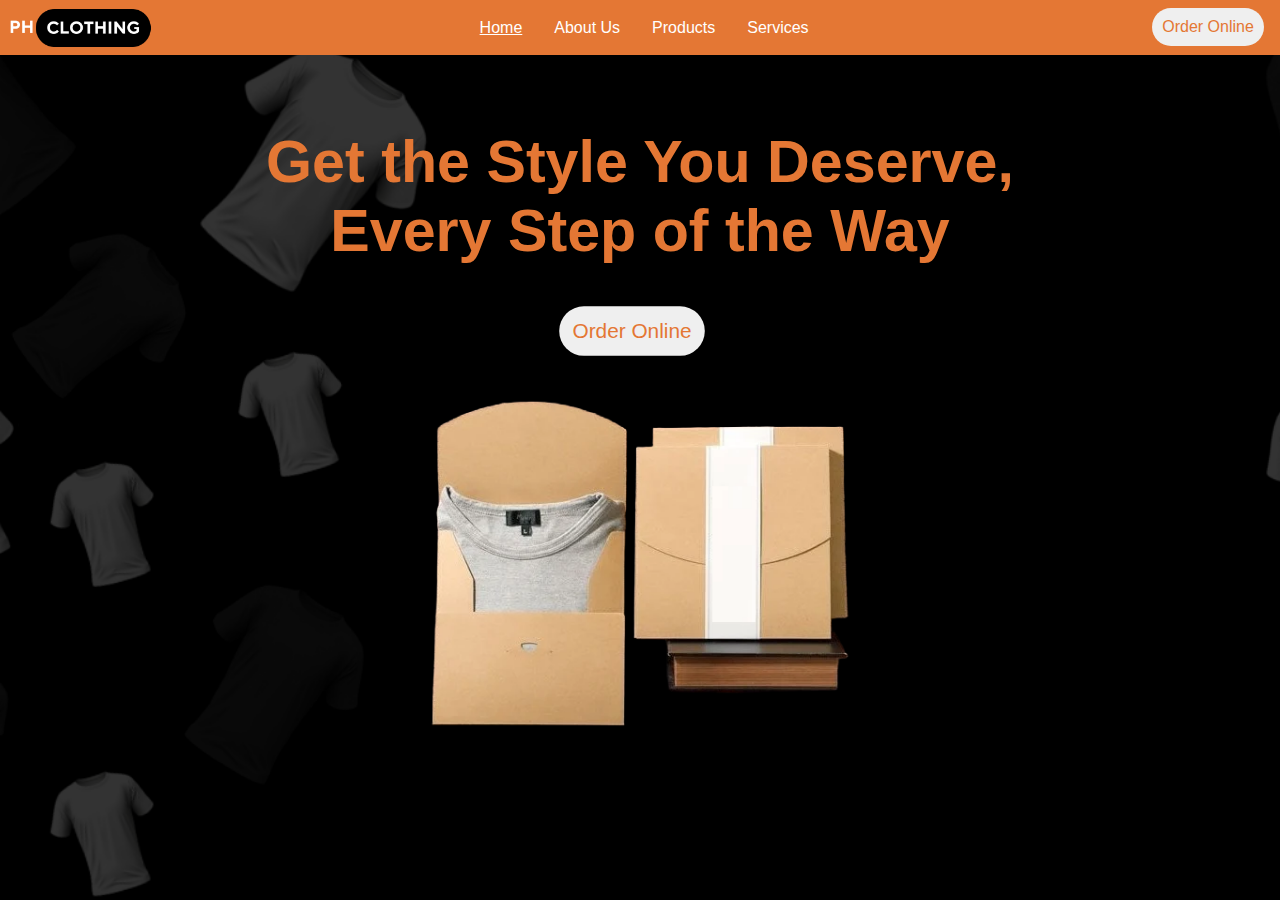
<file: index.html>
<!DOCTYPE html>
<html lang="en">
<head>
    <meta charset="UTF-8">
    <meta name="viewport" content="width=device-width, initial-scale=1.0">
    <title>PH CLOTHING</title>
    <link rel="stylesheet" href="styles.css">
    <script src="./script.js"></script>
</head>
<body class="index">
    <nav id="menuDrop">
        <button class="Menu Close"  onclick="showMenu()"><img src="./Images/close.png" width="35px"></button>
        <br>
        <section class="Nav"> 
            <a href="index.html"><u>Home</u></a><br>
            <a href="about.html">About Us</a><br>
            <a href="Products.html">Products</a><br>
            <a href="services.html">Services</a>
        </section>
    </nav>
    <nav>
        <div style="margin-top: -.2rem;">
            <button class="Menu hover" onclick="showMenu()"><img src="./Images/Menu.png" width="35px"></button>
            <a href="index.html" id="Logo"><img src="./Images/Logo/webLogo.png" alt="Logo"></a>
        </div>
        <ul>
            <li class="hover"><a href="index.html"><u>Home</u></a></li>
            <li class="hover"><a href="about.html">About Us</a></li>
            <li class="hover"><a href="Products.html">Products</a></li>
            <li class="hover"><a href="services.html">Services</a></li>
        </ul>
        <button id="shopBtn" class="hover" onclick="buyOnline()">Order Online</button>
    </nav>
    <div class="mainCont">
        <h1>Get the Style You Deserve, <br />Every Step of the Way</h1>
        <button id="shopBtn" class="enlarge" onclick="buyOnline()">Order Online</button>
        <img src="/Images/Home/Slogan.png" alt="Slogan" class="slogImg" />
    </div>
</body>
</html>
</file>
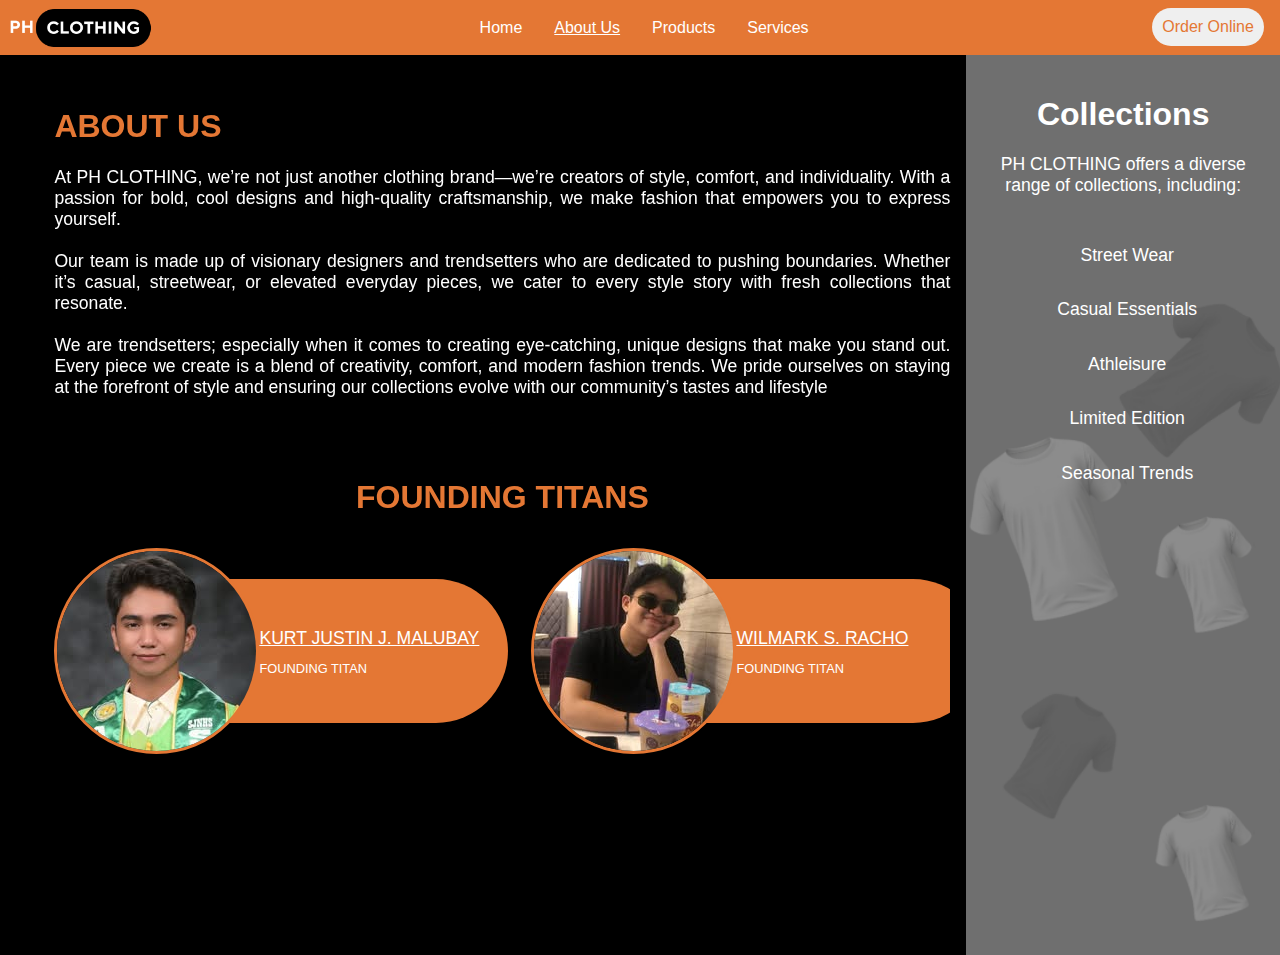
<file: about.html>
<!DOCTYPE html>
<html lang="en">
<head>
    <meta charset="UTF-8">
    <meta name="viewport" content="width=device-width, initial-scale=1.0">
    <title>PH CLOTHING</title>
    <link rel="stylesheet" href="styles.css">
    <script src="./script.js"></script>
    <link rel="icon" href="Images/Logo/PH.png" type="image/png">
</head>
<body>
    <nav id="menuDrop">
        <button class="Menu Close"  onclick="showMenu()"><img src="./Images/close.png" width="35px" alt="close menu""></button>
        <br>
        <section class="Nav"> 
            <a href="index.html">Home</a><br>
            <a href="about.html"><u>About Us</u></a><br>
            <a href="Products.html">Products</a><br>
            <a href="services.html">Services</a>
        </section>
    </nav>
    <nav>
        <div style="margin-top: -.2rem;">
            <button class="Menu hover" onclick="showMenu()"><img src="./Images/Menu.png" width="35px" alt="open menu"></button>
            <a href="index.html" id="Logo"><img src="./Images/Logo/webLogo.png" alt="PH CLOTHING logo"></a>
        </div>
        <ul>
            <li class="hover"><a href="index.html">Home</a></li>
            <li class="hover"><a href="about.html"><u>About Us</u></a></li>
            <li class="hover"><a href="Products.html">Products</a></li>
            <li class="hover"><a href="services.html">Services</a></li>
        </ul>
        <button id="shopBtn" class="hover" onclick="buyOnline()">Order Online</button>
    </nav>
    <div class="bottomContent">
        <div class="leftCont">
          <h1>ABOUT US</h1>
          <p>
            At PH CLOTHING, we’re not just another clothing brand—we’re creators of style, comfort, and individuality. With a passion for bold, cool designs and high-quality craftsmanship, we make fashion that empowers you to express yourself.
            <br /><br />
            Our team is made up of visionary designers and trendsetters who are dedicated to pushing boundaries. Whether it’s casual, streetwear, or elevated everyday pieces, we cater to every style story with fresh collections that resonate.
            <br /><br />We are trendsetters; especially when it comes to creating eye-catching, unique designs that make you stand out. Every piece we create is a blend of creativity, comfort, and modern fashion trends. We pride ourselves on staying
            at the forefront of style and ensuring our collections evolve with our community’s tastes and lifestyle
          </p>
          <br><br>
          <h1 style="text-align: center">FOUNDING TITANS</h1>
          <div class="foundingTitans">
            <div class="profile">
              <img src="./Images/About/prof1.jpg" alt="Photo of Kurt Justin J. Malubay"/>
              <div class="backDrop">
                <p><u>KURT JUSTIN J. MALUBAY</u></p>
                <p style="font-size: 0.8rem">FOUNDING TITAN</p>
              </div>
            </div>
            <div class="profile">
              <img src="./Images/About/prof2.jpg" alt="Photo of Wilmark Racho"/>
              <div class="backDrop">
                <p><u>WILMARK S. RACHO</u></p>
                <p style="font-size: 0.8rem">FOUNDING TITAN</p>
              </div>
            </div>
          </div>
        </div>
        <div class="rightCont">
          <h1>Collections</h1>
          <p style="text-align: center">PH CLOTHING offers a diverse range of collections, including:</p>
          <ul>
            <li>Street Wear</li>
            <li>Casual Essentials</li>
            <li>Athleisure</li>
            <li>Limited Edition</li>
            <li>Seasonal Trends</li>
          </ul>
        </div>
      </div>
</body>
</html>
</file>
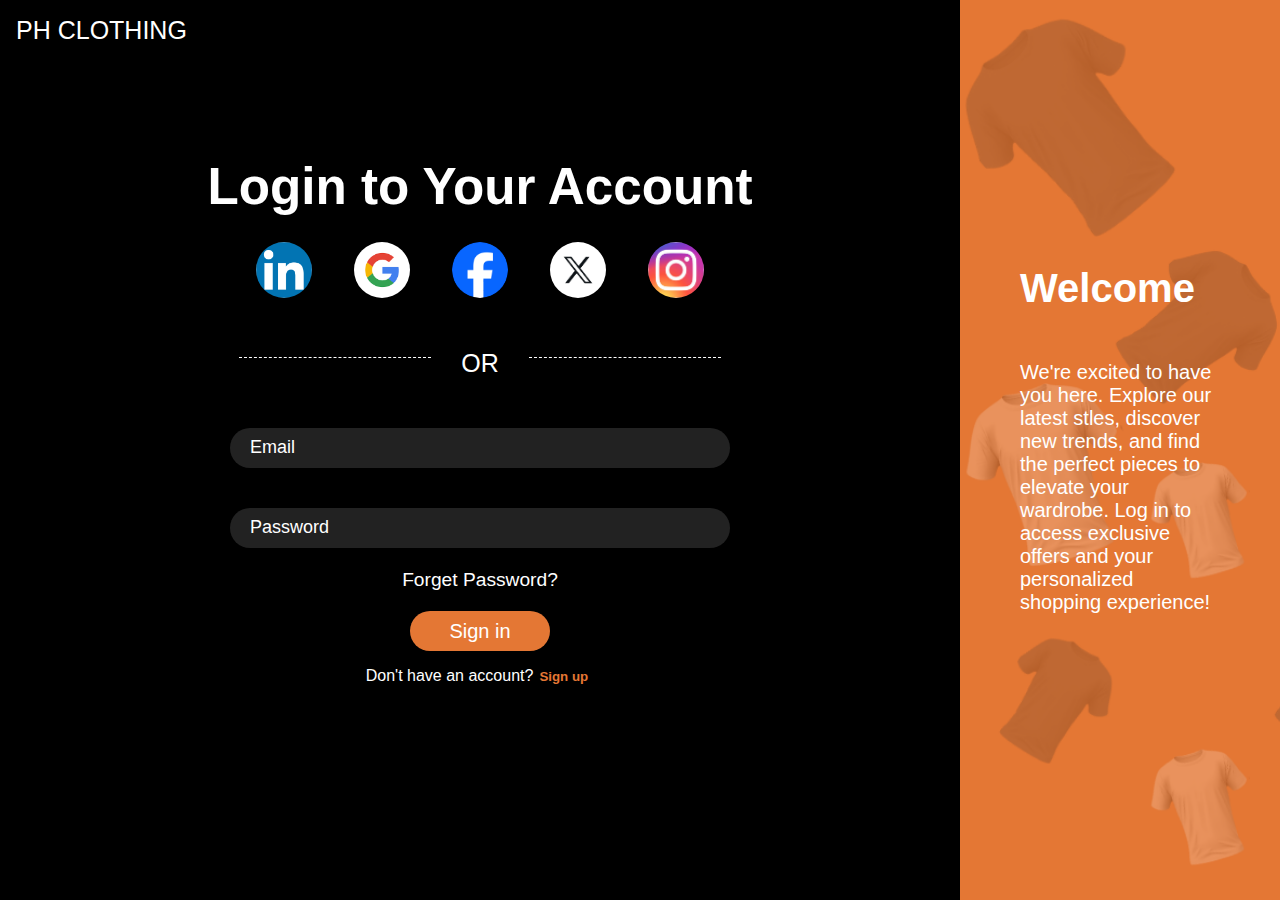
<file: login.html>
<html>
    <head>
        <link rel="stylesheet" href="styles.css">
        <title>PH CLOTHING</title>
        <script src="script.js"></script>
        <link rel="icon" href="Images/Logo/PH.png" type="image/png">
    </head>
    <body>
        <div class="heroL">
            <section class="parent-left">
                    <div>
                        <div class="parent-logo">
                            <div class="font-logo" style="margin: 1rem;">PH CLOTHING</div>
                        </div>
                        
                    </div>
                <div class="login">
                    <div class="login-text"><h1>Login to Your Account</h1></div>
                </div>
                <div class="login-image">
                    <button onclick="functionality()" style="border: none; background: transparent;">
                        <div class="hover"><img src="Images/linkedIn.png" class="image-login-size"></div>
                      </button>
                      <button onclick="functionality()" style="border: none; background: transparent;">
                        <div class="hover"><img src="Images/google.png" class="image-login-size"></div>
                      </button>
                      <button onclick="functionality()" style="border: none; background: transparent;">
                        <div class="hover"><img src="Images/fb.png" class="image-login-size"></div>
                      </button>
                      <button onclick="functionality()" style="border: none; background: transparent;">
                        <div class="hover"><img src="Images/x.png" class="image-login-size"></div>
                      </button>
                      <button onclick="functionality()" style="border: none; background: transparent;">
                        <div class="hover"><img src="Images/ig.jfif" class="image-login-size"></div>
                      </button>
                      
                </div>
                <div class="or">
                    <hr class="line">
                    <div class="or-font">OR</div>
                    <hr class="line">
                </div>
                <div class="login-input">
                    <div><input type="text" placeholder="Email" class="login-type" id="email"></div>
                    <div><input type="password" placeholder="Password" class="login-type" id="password"></div>
                </div>
                <div class="forget">
                    <button style="background-color: transparent; border: none; color: white; font-size: 1.2rem; margin-bottom: 1.2rem;" class="hover" onclick="functionality()">Forget Password?</button>
                </div>
                <div class="sign-in">
                    <button class="button hover" onclick="loginPage()">Sign in</button>
                    <p class="paragraph">Don't have an account?<button class="orange" style="background-color: transparent; border: none;" onclick="functionality()"><b>Sign up</b></button></a></b></p>
                </div>
            </section>
            <section class="parent-right">
                <div class="right-side">
                    <b class="welcome">Welcome</b>
                    <p class="right-text">We're excited to have you here. Explore our latest stles, 
                        discover new trends, and find the perfect pieces to elevate your 
                        wardrobe. Log in to access exclusive offers and your personalized 
                        shopping experience!</p>
                </div>
            </section>
        </div>
    </body>
</html>
</file>
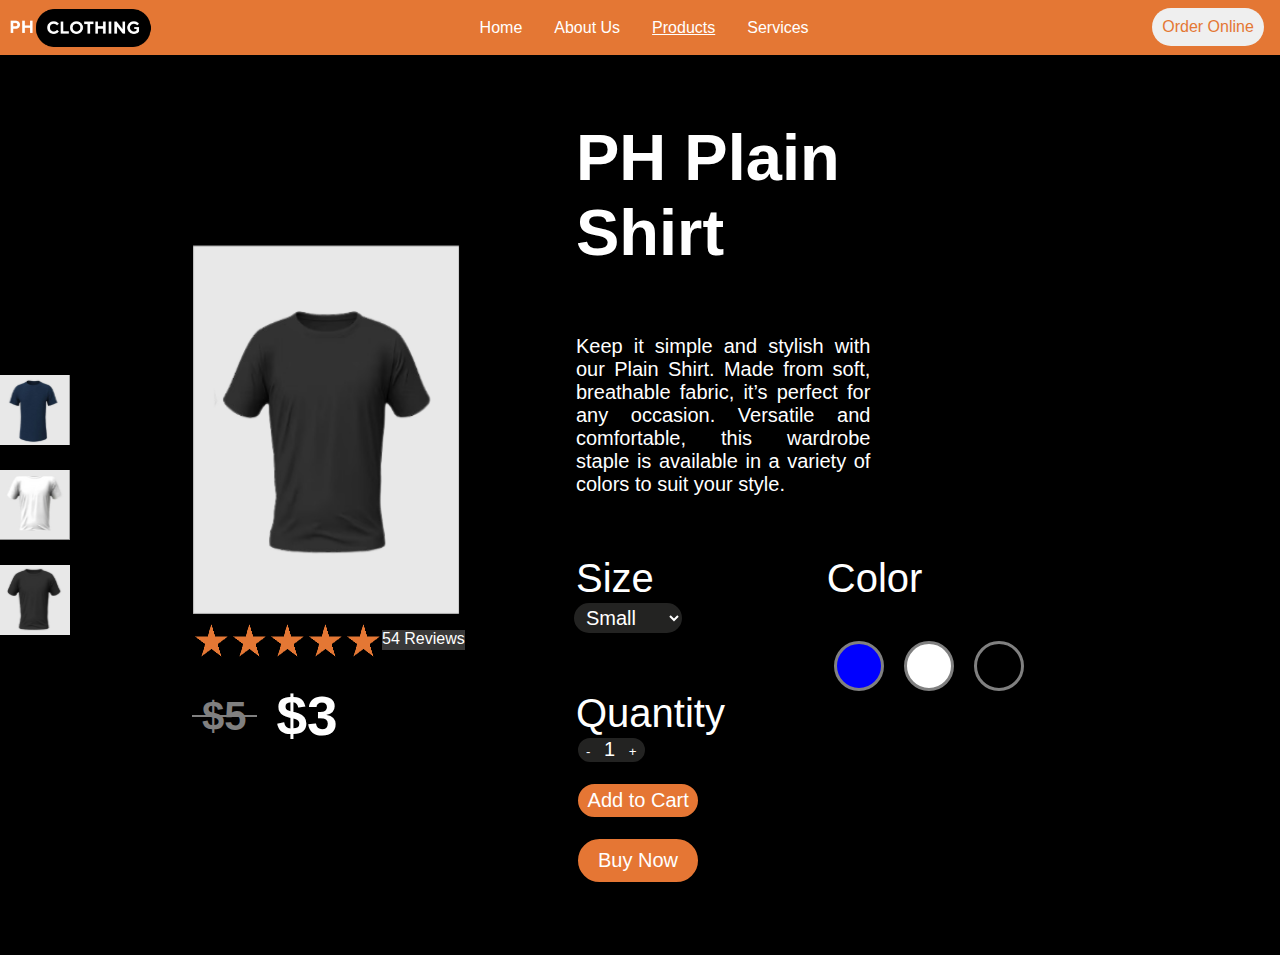
<file: Products.html>
<!DOCTYPE html>
<html lang="en">
<head>
  <meta charset="UTF-8">
  <meta name="viewport" content="width=device-width, initial-scale=1.0">
  <title>PH Clothing</title>
  <link rel="stylesheet" href="styles.css">
  <link rel="icon" href="Images/Logo/PH.png" type="image/png">
</head>
<body>
  <nav id="menuDrop">
    <button class="Menu Close" onclick="showMenu()"><img src="./Images/close.png" width="35" alt="close menu"></button><br>
    <section class="Nav">
      <a href="index.html">Home</a><br>
      <a href="about.html">About Us</a><br>
      <a href="Products.html"><u>Products</u></a><br>
      <a href="services.html">Services</a>
    </section>
  </nav>
  <nav>
    <div style="margin-top: -.2rem;">
      <button class="Menu hover" onclick="showMenu()"><img src="./Images/Menu.png" width="35" alt="open menu"></button>
      <a href="index.html" id="Logo"><img src="./Images/Logo/webLogo.png" alt="PH CLOTHING logo"></a>
    </div>
    <ul>
      <li class="hover"><a href="index.html">Home</a></li>
      <li class="hover"><a href="about.html">About Us</a></li>
      <li class="hover"><a href="Products.html"><u>Products</u></a></li>
      <li class="hover"><a href="services.html">Services</a></li>
    </ul>
    <button id="shopBtn" class="hover" onclick="buyOnline()">Order Online</button>
  </nav>
  <div class="lower-parent">
    <div class="small-image-parent">
      <img src="Images/Blue.png" class="small-image" data-color="Blue" alt="blue tshirt">
      <img src="Images/White.png" class="small-image" data-color="White" alt="white tshirt">
      <img src="Images/Black.png" class="small-image" data-color="Black" alt="black tshirt">
    </div>
    <div class="product-sec">
      <img src="Images/big.png" class="big-image" id="mainImage" alt="tshirt">
      <div class="reviews">
        <img src="Images/star.png" alt="star">
        <img src="Images/star.png" alt="star">
        <img src="Images/star.png" alt="star">
        <img src="Images/star.png" alt="star">
        <img src="Images/star.png" alt="star">
        <p class="review-font">54 Reviews</p>
      </div>
      <div class="price">
        <p class="pre-price">$5</p>
        <p class="cur-price">$3</p>
      </div>
    </div>
    <div class="description">
      <div>
        <p style="color: white; font-size: 65px; font-weight: bold;">PH Plain Shirt</p>
        <p style="color: white;font-size: 20px; text-align: justify;">Keep it simple and stylish with our Plain Shirt. Made from soft, breathable fabric, it’s perfect for any occasion. Versatile and comfortable, this wardrobe staple is available in a variety of colors to suit your style.</p>
      </div>
      <div class="hero">
        <div class="choices">
          <p style="color: white; font-size: 40px; margin: 40px 0 0 0;">Size</p>
          <select class="text-box" id="sizeSelect" style="margin-left: -4px;">
            <option value="Small">Small</option>
            <option value="Medium">Medium</option>
            <option value="Large">Large</option>
            <option value="XL">XL</option>
          </select>
        </div>
        <div class="choices">
          <p style="color: white; font-size: 40px; margin-left: -0.45rem;">Color</p>
          <div class="color-button-hero" id="colorSelector">
            <button class="color-button" style="background-color: blue;" data-color="Blue" onclick="change()"></button>
            <button class="color-button" style="background-color: white;" data-color="White"></button>
            <button class="color-button" style="background-color: black;" data-color="Black"></button>
          </div>
        </div>
      </div>
      <div>
        <p style="color: white; font-size: 40px; margin: 0 0 0 0;">Quantity</p>
        <div class="text-box left">
          <button id="decQty">-</button>
          <span id="qty">1</span>
          <button id="incQty">+</button>
        </div>
      </div>
      <div>
        <br>
        <div class="add left">
            
          <button class="text-box-orange" id="addToCart" style="padding: 0.3rem 0.6rem">Add to Cart</button>
        </div>
        <br>
        <button class="text-box-orange left" id="buyNow">Buy Now</button>
      </div>
    </div>
  </div>
  <script src="script.js"></script>
</body>
</html>
</file>
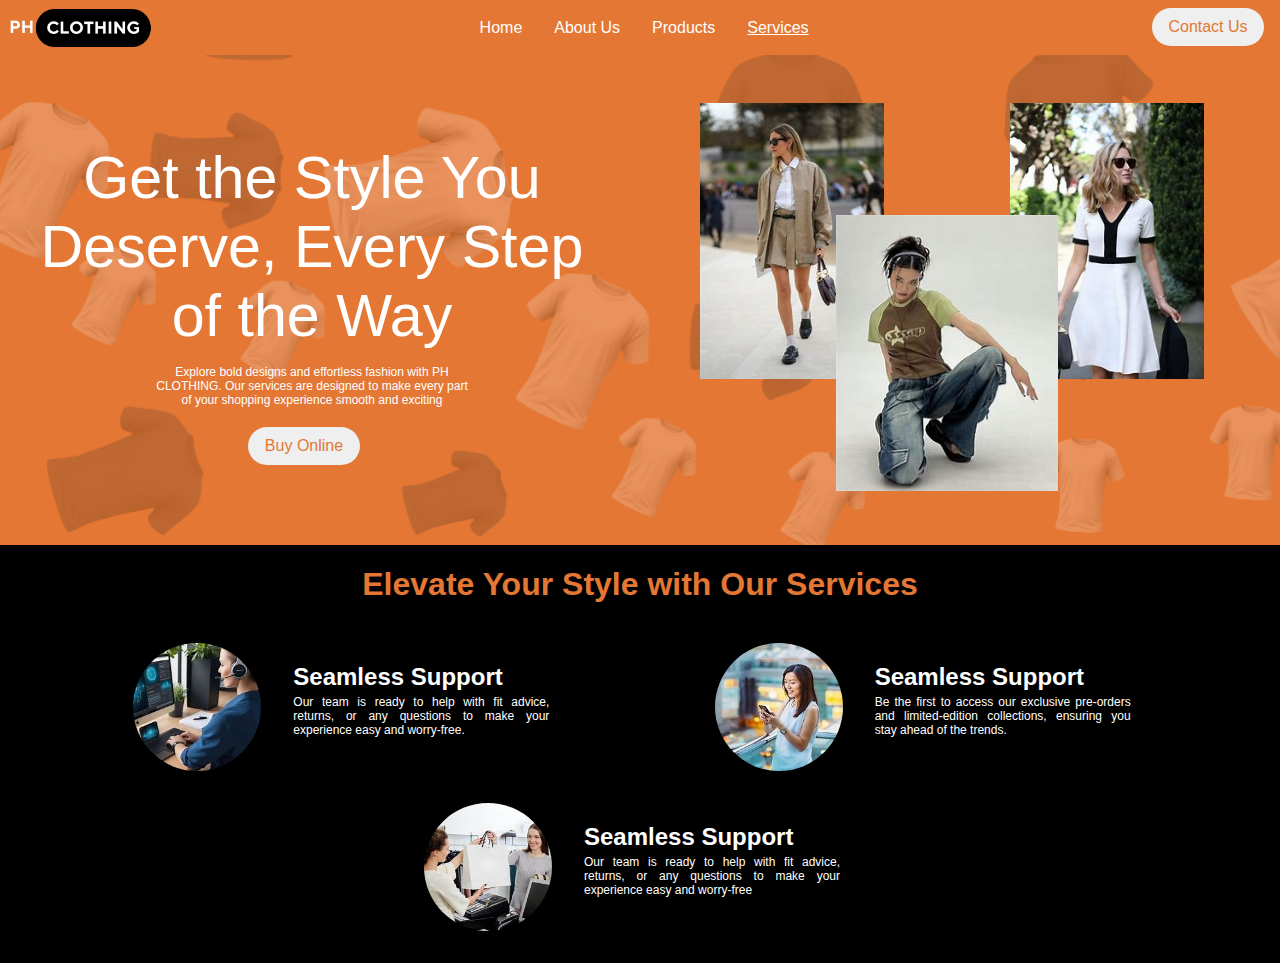
<file: services.html>
<!DOCTYPE html>
<html lang="en">
<head>
    <meta charset="UTF-8">
    <meta name="viewport" content="width=device-width, initial-scale=1.0">
    <title>PH CLOTHING</title>
    <link rel="stylesheet" href="styles.css">
    <script src="./script.js"></script>
    <link rel="icon" href="Images/Logo/PH.png" type="image/png">
</head>
<body>
    <nav id="menuDrop">
        <button class="Menu Close"  onclick="showMenu()"><img src="./Images/close.png" width="35px"></button>
        <br>
        <section class="Nav"> 
            <a href="index.html">Home</a><br>
            <a href="about.html">About Us</a><br>
            <a href="Products.html">Products</a><br>
            <a href="services.html"><u>Services</u></a>
        </section>
    </nav>
    <nav>
        <div style="margin-top: -.2rem;">
            <button class="Menu hover" onclick="showMenu()"><img src="./Images/Menu.png" width="35px"></button>
            <a href="index.html" id="Logo"><img src="./Images/Logo/webLogo.png" alt="Logo"></a>
        </div>
        <ul>
            <li class="hover"><a href="index.html">Home</a></li>
            <li class="hover"><a href="about.html">About Us</a></li>
            <li class="hover"><a href="Products.html">Products</a></li>
            <li class="hover"><a href="services.html"><u>Services</u></a></li>
        </ul>
        <button id="shopBtn" class="hover" onclick="contact()">Contact Us</button>
    </nav>
    <div class="contMain">
        <div class="cont">
          <h1>Get the Style You <br />Deserve, Every Step <br />of the Way</h1>
          <p>Explore bold designs and effortless fashion with PH CLOTHING. Our services are designed to make every part of your shopping experience smooth and exciting</p>
          <button id="shopBtn" class="hover" onclick="buyOnline()">Buy Online</button>
        </div>
        <div class="cont2">
          <img class="img1" src="./Images/Services/image (3).png" />
          <img class="img2" src="./Images/Services/image (2).png" />
          <img class="img3" src="./Images/Services/image (1).png" />
        </div>
    </div>
    <div class="bottomCont">
        <h1>Elevate Your Style with Our Services</h1>
        <br />
        <div class="rows">
          <div class="contents">
            <img src="./Images/Services/pic1 (1).jpg" />
            <div class="texts">
              <h2>Seamless Support</h2>
              <p>Our team is ready to help with fit advice, returns, or any questions to make your experience easy and worry-free.</p>
            </div>
          </div>
          <div class="contents">
            <img src="./Images/Services/pic1 (2).jpg" />
            <div class="texts">
              <h2>Seamless Support</h2>
              <p>Be the first to access our exclusive pre-orders and limited-edition collections, ensuring you stay ahead of the trends.</p>
            </div>
          </div>
          <div class="contents">
            <img src="./Images/Services/pic1 (3).jpg" />
            <div class="texts">
              <h2>Seamless Support</h2>
              <p>Our team is ready to help with fit advice, returns, or any questions to make your experience easy and worry-free</p>
            </div>
          </div>
        </div>
    </div>
</body>
</html>
</file>
<file: styles.css>
:root {
    --heading-font-size: 1rem;
    --logo-size: 2.35rem;
    --primary-color: #e47734;
    --secondary-color: #ffffff;
    --background-color: #000000;
    --sidebar-color: #232323;
    --slogan-size: 3.7rem;
    --pharagraph-size: 1.1rem;
    --mainText-size-about: 2rem;
    --miniDescription-size: 0.75rem;
}

.index {
    background-image: url(./Images/BG/PHClothing.com\ \(3\).png);
    background-size: cover;
    background-repeat: no-repeat;
}

body {
    margin: 0;
    background-color: var(--background-color);
    font-family: arial;
    height: 100vh;
    width: 100vw;
    overflow-x: hidden;
}


/*NAVIGATION*/
nav {
    display: flex;
    justify-content: space-between;
    background-color: var(--primary-color);
    color: var(--secondary-color);
    margin: 0;
    height: 3.438rem;
    align-items: center;
}

nav a {
    font-size: var(--heading-font-size);
    text-decoration: none;
    margin-left: 2rem;
    color: var(--secondary-color);
}

nav ul {
    list-style: none;
    display: flex;
    flex-direction: row;
    margin-left: -7rem;
}

#Logo {
    margin: 0.5rem 0 auto 0;
    cursor: inherit;
}

#Logo img {
    height: var(--logo-size);
}

#shopBtn {
    height: var(--logo-size);
    color: var(--primary-color);
    border: none;
    border-radius: 2rem;
    font-size: var(--heading-font-size);
    cursor: pointer;
    margin: 0.5rem 1rem auto 0;
    width: 7rem;
    
}
/*NAVIGATION*/


/*HOME PAGE*/
.mainCont {
    display: flex;
    flex-direction: column;
    color: var(--primary-color);
    align-items: center;
    text-align: center;
    margin-top: 2rem;
}

.mainCont img {
    width: 27rem;
}

.mainCont h1 {
    font-size: var(--slogan-size);
    pointer-events: none;
}
  
.slogImg {
    margin-top: 2rem;
}
/*HOME PAGE*/


/*ABOUT PAGE*/
.bottomContent {
    display: flex;
    flex-direction: row;
    width: 100%;
    height: 100%;
}
    
.leftCont {
    width: 70%;
    height: auto;
    margin: 2rem 1rem 1rem 3.4rem;
}

.rightCont {
    width: 30%;
    background-image: url(./Images/BG/PHClothing.com\ \(4\).png);
    background-size: cover;
    background-repeat: no-repeat;
    background-color: var(--sidebar-color);
    text-align: center;
    padding: 1.2rem;
}
  
.leftCont h1 {
    color: var(--primary-color);
    font-size: var(--mainText-size-about);
}
  
.rightCont h1 {
    color: var(--secondary-color);
    font-size: var(--mainText-size-about);
}
  
.leftCont,
.rightCont p {
    color: var(--secondary-color);
    font-size: var(--pharagraph-size);
    text-align: justify;
}
  
.rightCont ul {
    list-style-type: none;
    margin: 2rem 0 0 -2rem;
    color: var(--secondary-color);
    font-size: var(--pharagraph-size);
    line-height: 3.4rem;
}
  
.foundingTitans {
    display: flex;
    flex-direction: row;
    align-items: center;
    width: 100%;
    margin: 2rem auto;
    overflow-x: auto;
    scrollbar-width: thin;
    scrollbar-color: #e47734 transparent;
    scroll-behavior: smooth;
}
  
.foundingTitans::-webkit-scrollbar-track {
    background: transparent;
}
  
.foundingTitans::-webkit-scrollbar-thumb {
    background-color: #e47734;
    border-radius: 8px;
}
  
.foundingTitans::-webkit-scrollbar-thumb:hover {
    background-color: #555;
}
  
.profile {
    display: flex;
    flex-direction: row;
    width: 100%;
    margin-bottom: 2rem;
}
  
.profile img {
    border-radius: 50%;
    border: solid var(--primary-color) 0.2rem;
}
  
.backDrop {
    background-color: var(--primary-color);
    width: 20rem;
    border-radius: 0 5rem 5rem 0;
    height: 9rem;
    margin: auto 5% auto -3rem;
    z-index: -1;
    display: flex;
    flex-direction: column;
    justify-content: center;
}
  
.backDrop p {
    margin-left: 3rem;
    line-height: 0;
} 
/*ABOUT PAGE*/


/*SERVICES*/
.bottomCont {
    display: flex;
    flex-direction: column;
    justify-content: center;
    align-items: center;
}
  
.bottomCont h1 {
    color: var(--primary-color);
    font-size: var(--mainText-size-about);
}
  
.rows {
    display: flex;
    flex-direction: row;
    justify-content: space-evenly;
    width: 100%;
    flex-wrap: wrap;
}
  
.contents {
    display: flex;
    flex-direction: row;
    color: var(--secondary-color);
    margin-left: 1rem;
    width: 28rem;
    margin-bottom: 2rem;
}
  
.contents img {
    width: 8rem;
    height: 8rem;
    border-radius: 50%;
}
  
.texts {
    display: flex;
    flex-direction: column;
    margin: 0 2rem;
}
  
.texts p {
    font-size: var(--miniDescription-size);
    margin-top: -1rem;
    text-align: justify;
}

.contMain {
  display: flex;
  flex-direction: row;
  background-image: url(./Images/BG/PHClothing.com\ \(5\).png);
  background-size: cover;
  background-repeat: no-repeat;
  background-color: var(--primary-color);
  padding-bottom: 2rem;
}
  
.cont2 {
    display: flex;
    flex-direction: row;
    margin-top: 2rem;
    padding: 1rem;
    width: 50%;
    justify-content: center;
}
.cont {
    display: flex;
    flex-direction: column;
    color: var(--secondary-color);
    text-align: center;
    align-items: center;
    align-self: center;
    width: 50%;
}
  
.cont h1 {
    font-size: var(--slogan-size);
    font-weight: 500;
}
  
.cont p {
    font-size: var(--miniDescription-size);
    width: 50%;
    margin-top: -1.5rem;
}
  

.cont2 img {
    height: 70%;
}
  
.img2 {
    margin: 7rem -3rem 0 -3rem;
    z-index: 1;
}
/*SERVICES*/

/*EFFECTS*/
button {
    cursor: pointer;
}

.text-box button {
    background-color: transparent;
    color: white;
    border: none;
    padding: 0.2rem 0.5rem;
}

.hover {
    transition: transform 0.3s ease;
}

.hover:hover{
    transform: scale(1.2);
}

.enlarge {
    transform: scale(1.3);
    transition: transform 0.3s ease;
}

.enlarge:hover {
    transform: scale(1.6);
}

.Menu {
    background-color: transparent;
    border: none;
    display: none;
}

#menuDrop {
    display: none;
    background-color: black;
    height: 100vh;
    margin-top: -100vh;
    transition-duration: 0.6s;
    color: white;
    overflow-y: auto;
}
.Nav {
    margin-left: -2rem;
    text-align: center;
}
.Nav a{
    font-size: 2rem;
    line-height: 10rem;
    transition: 0.3s ease;
}
.Nav a:hover{
    transform: scale(1.3);
}
a {
    display: inline-block;
}

.Close {
    margin: 0.5rem;
}
/*EFFECTS*/




/*WILMARK*/
.branding{
    display: flex;
    flex-direction: row;
    align-items: center;
    height: auto;
}

.clothing-border{
    border: 10px;
    background-color: black;
    padding: 10 10 10 10;
    color: white;
    margin: 0 0 0 5;
    font-weight: bold;
    border-radius: 50px;
}

.main-nav{
    display: flex;
    flex-direction: row;
    gap: 30px;
    justify-content: center;
    align-items: center;
    height: auto;
    width: 76%;
}

.font-white{
    color: white;
    font-size: 20px;
}

.last-nav{
    display: flex;
    flex-direction: row;
    gap: 20px;
    margin: 0 0 0 30px;
    width: auto;
    height: auto;
    justify-content: center;
    align-items: center;
}

.order{
    border: 10px;
    background-color: white;
    padding: 10 10 10 10;
    color:  rgb(228,119,52);
    margin: 0 0 0 5;
    border-radius: 50px;
}

.lower-parent{
    display: flex;
    flex-direction: row;
    width: 100%;
    height: 100%;
    background-color: black;
}

.small-image-parent{
    display: flex;
    flex-direction: column;
    gap: 25px;
    margin: 310 0 0 0;
    height: auto;
    width: 15%;
    align-self: center;
}
.small-image{
    width: 70px;
    height: 70px;
    margin: 0 0 0 20;
}

.product-sec{
    display: flex;
    flex-direction: column;
    justify-content: center;
    width: 30%;
}

.big-image{
    width: 270px;
    height: 370px;
}

.reviews{
    display: flex;
    flex-direction: row;
    margin: 15 0 0 0 ;
    align-items: center;
}
.price{
    display: flex;
    flex-direction: row;
    align-items: center;
    height: 100px;
    gap: 20px;
}
.pre-price {
    color: gray;
    font-size: 40px;
    font-weight: bold;
    position: relative;
    display: inline-block;
    padding: 0 10px;
}
.pre-price::after {
    content: "";
    position: absolute;
    top: 50%;
    left: 0;
    right: 0;
    height: 2px;
    background-color: gray;
    transform: translateY(-50%);
    z-index: 1;
}
.cur-price{
    color: white;
    font-size: 55px;
    font-weight: bold;
}
.review-font{
    border: 10px;
    background-color: rgb(57, 57, 57);
    padding: 3 3 3 3;
    height: 20px;
    color: white;
    margin: 0 0 0 5;
}

.description{
    display: flex;
    flex-direction: column;
    width: 23%;
    
}
.hero{
    display: flex;
    flex-direction: row;
    gap: 150px;
}
.choices{
    display: flex;
    flex-direction: column;
}
.text-box {
    border: 2px solid black;     
    padding: 10 20;
    color: white;
    background-color: #232322;
    width: fit-content;
    border-radius: 30px;
    font-size: 20px;
}

.color-button-hero{
    display: flex;
    flex-direction: row;
    gap: 20px;
    margin: 0;
}   
.color-button{
    width: 50px;
    height: 50px;
    border: 3px solid gray;
    border-radius: 50%;
}
.text-box-orange {
    border: 2px solid black;     
  padding: 10px 20px;
  color: white;
  background-color: #E57634;
  width: fit-content;
  border-radius: 30px;
  font-size: 20px;
}

.text-box-orange-p {
  text-align: center;
  border: 2px solid black;     
  padding: 10 20;
  color: white;
  background-color: #E57634;
  width: 200px;
  border-radius: 30px;
  font-size: 20px;
}
.add{
    display: flex;
    flex-direction: row;
    gap: 30px;
    align-items: center;
    margin: 30 0 0 0;
}
.cart{
    display: flex;
    margin: 10 0 0 0;
    justify-content: end;
    width: 31.8%;
}

button {
    cursor: pointer;
}

#sizeSelect {
    padding: 0.2rem 0.5rem;
}


/*LOGIN PAGE*/
.heroL{
    display: flex;
    flex-direction: row;
    height: 100vh;
    width: 100wh;
    
}
.parent-left{
    display: flex;
    flex-direction: column;
    background-color: black;
    width: 75%;
}

.parent-right{
    display: flex;
    background-image: url(./Images/BG/PHClothing.com\ \(2\).png);
    background-size: cover;
    background-repeat: no-repeat;
    background-color: rgba(228,119,52,255);
    width: 25%;
}

.hr-size{
    background-color: gray;
    border: 0;
    width: 40px;
    height: 6px;
    border-radius: 30px;
}

.hr-size-mid{
    background-color: gray;
    border: 0;
    width: 30px;
    height: 6px;
    border-radius: 20px;
    margin: 0;
}

.parent-hr{
    display: flex;
    justify-content: flex-start;
    flex-direction: column;
    margin-left: 5px;
}
.parent-logo{
    display: flex;
    justify-content: flex-start;
    flex-direction: row;
}

.font-logo{
    display: flex;
    align-items: center;
    color: white;
    margin-left: 10px;
    font-size: 25px;
}

.login-text{
    display: flex;
    color: white;
    font-size: 1.6rem;
    justify-content: center;
    align-items: center;
    width: 100%;
}

.login{
    display: flex;
    height: 10%;
    width: 100%;
    margin-top: 80px;
}

.login-image{
    display: flex;
    flex-direction: row;
    gap: 30px;
    justify-content: center;
    margin-top: 10px;
}
.image-login-size{
    height: 56px;
    width: 56px;
    border: 0;
    border-radius: 28px;
}

.or{
    margin-top: 50px;
    display: flex;
    flex-direction: row;
    width: 100%;
    justify-content: center;
    margin-bottom: 50px;
}
.line{
    width: 20%;
    margin-left: 30px;
    margin-right: 30px;
    border-top: dashed 1.5px white;
    border-bottom: 0;
    border-left: 0;
    border-right: 0;
}

.or-font{
    margin: 0;
    color: white;
    font-size: 25px;
}

.login-input{
    display: flex;
    flex-direction: column;
    gap: 40px;
    align-items: center;
    width: 100%;
    margin-bottom: 20px;
}

.login-type{
    width: 500px;
    height: 40px;
    background-color: rgba(34,34,34,255);
    color: white;
    border-radius: 50px;
    border: 0;
    padding-left: 20px;
}

.login-type::placeholder{
    color: white;
    font-size: 18px;
}

.forget{
    display: flex;
    justify-content: center;
}
.font{
    color: white;
    font-size: 20px;
    margin-right: 320px;
    margin-bottom: 40px;
}

.button{
    width: 140px;
    height: 40px;
    background-color: rgba(228,119,52,255);
    border: 0;
    border-radius: 30px;
    color: white;
    font-size: 20px;
    cursor: pointer;
}

.sign-in{
    display: flex;
    flex-direction: column;
    align-items: center;
}
.paragraph{
    color: white;
    font: 25px;
}
.orange{
    color: rgba(228,119,52,255);
}
.right-side{
    display: flex;
    flex-direction: column;
    justify-content: center;
    margin: 60px;
    gap: 30px;
}
.welcome{
    color: white;
    font-size: 40px;
}
.right-text{
    color: white;
    font-size: 20px;
}
/*LOGIN PAGE*/

    /*Mobile Device*/
    @media (max-width: 1006px) {
        .cont2 {
            display: none;
        }
        .cont {
            margin-top: 2rem;
            width: 100%;
            padding-bottom: 2rem;
        }
    }
    
    @media (max-width: 800px) {
        body {
            height: auto;
        }
        nav ul {
            display: none;
        }
        .mainCont {
            margin-top: 4rem;
        }
        .mainCont img {
            width: 20rem;
        }
        .mainCont h1{
            font-size: 2.3rem;
        }
        .leftCont {
            width: 80%;
            margin: 2rem auto;
        }
        .rightCont {
            width: 100%;
            height: 30rem;
            padding: 3rem 0;
        }
        .bottomContent {
            flex-direction: column;
        }
        .foundingTitans {
            flex-direction: column;
        }
        .bottomCont h1 {
            text-align: center;
        }
        .profile img{
            width: 100px;
            height: 100px;
        }
        .backDrop {
            height: 80px;
        }
        .backDrop p {
            font-size: 0.8rem;
        }
        .Menu {
            display: inline-block;
        }
        #menuDrop {
            display: block;
        }
        .lower-parent{
            flex-direction: column;
        }
        .description {
            width: 90%;
        }
        .description p {
            transform: scale(0.9);
        }
        .hero{
            transform: scale(0.9);
        }
        .small-image-parent {
            flex-direction: row;
            justify-content: space-between;
            width: 20rem;
            margin: 1rem 0;
            align-self: center;
        }
        .big-image {
            width: 20rem;
            height: 30rem;
            align-items : center;
            justify-self: center;
        }
        .left {
            margin-left: 1.8rem;
        }
        .product-sec {
            width: 100%;
            margin: auto;
        }
        .price {
            margin: auto;
        }
        .reviews {
            margin: auto;
        }
        .product-sec img {
            margin: auto;
        }
        .color-button-hero {
            margin-left: -3.2rem;
            flex-direction: row;
        }
        .parent-left {
            width: 100%;
        }
        .parent-left h1{
            font-size: 2.5rem;
        }
        .parent-right {
            display: none;
        }
    }
</file>
